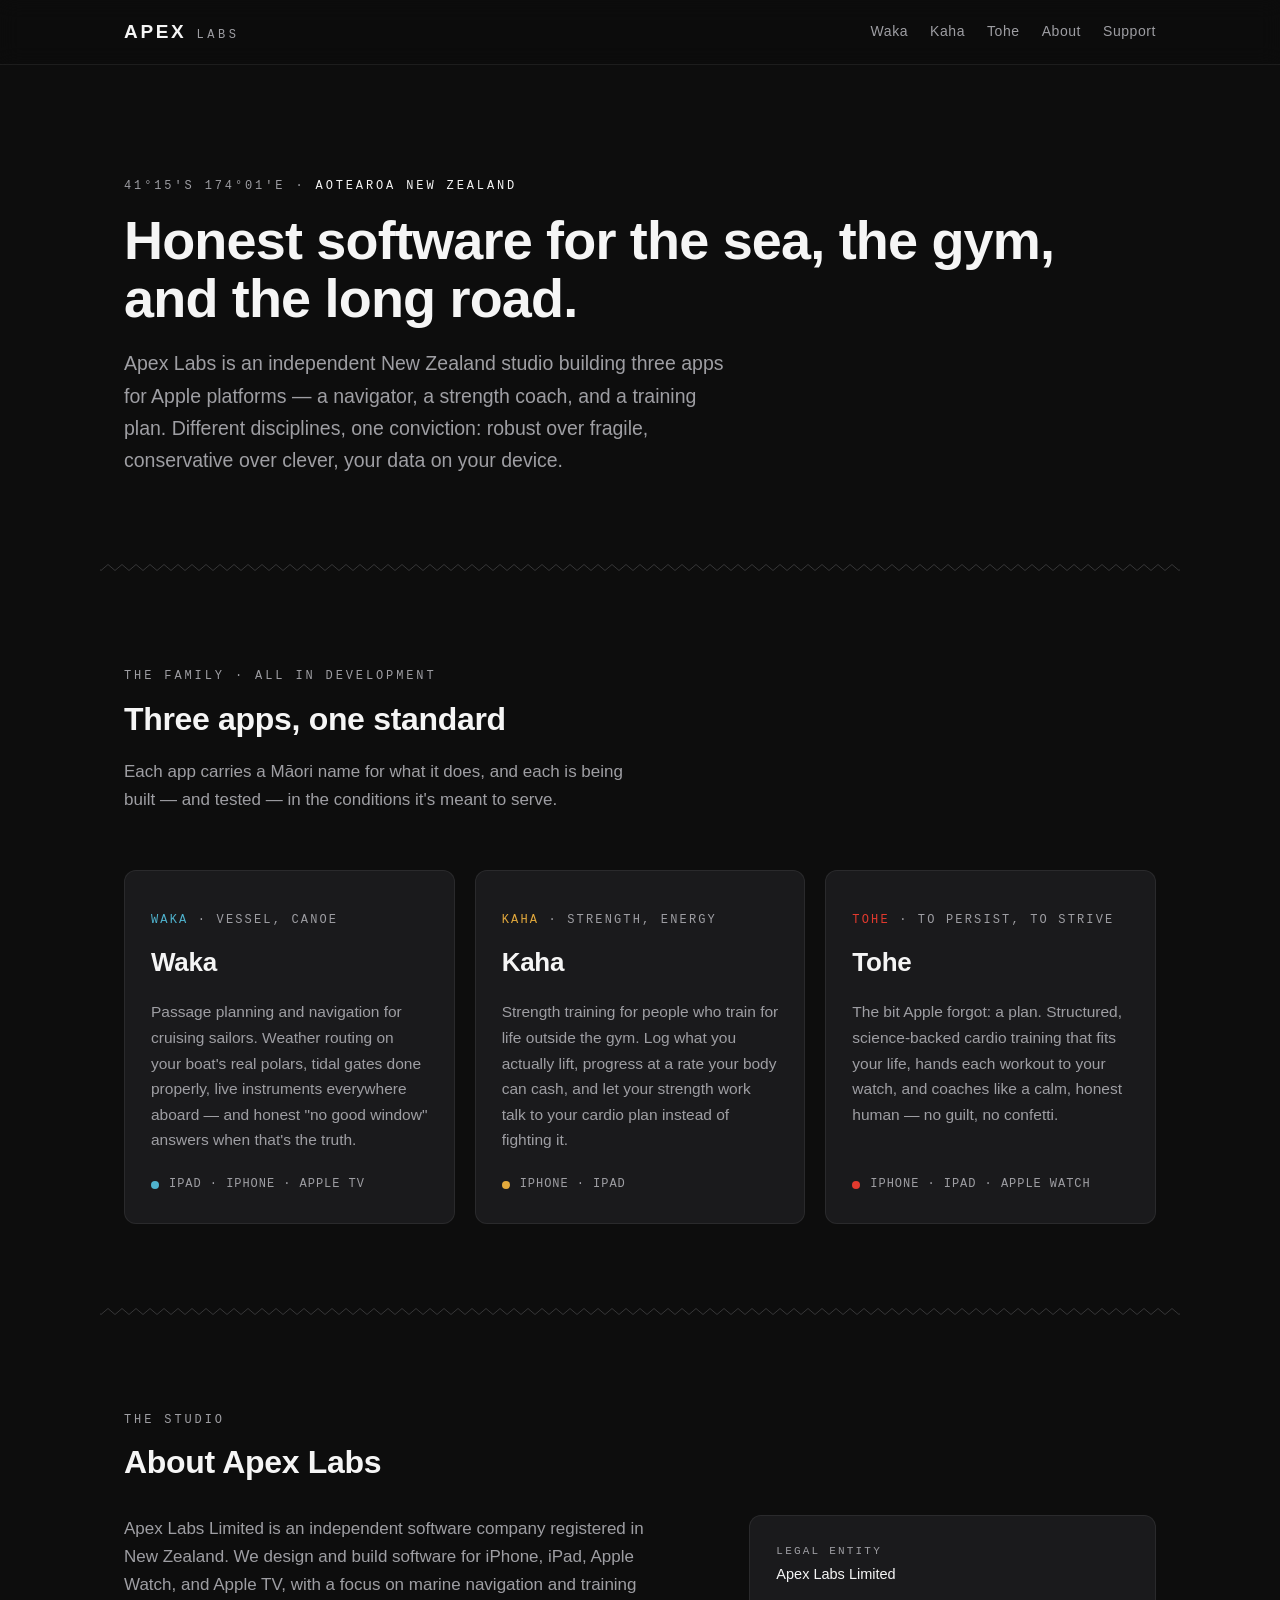
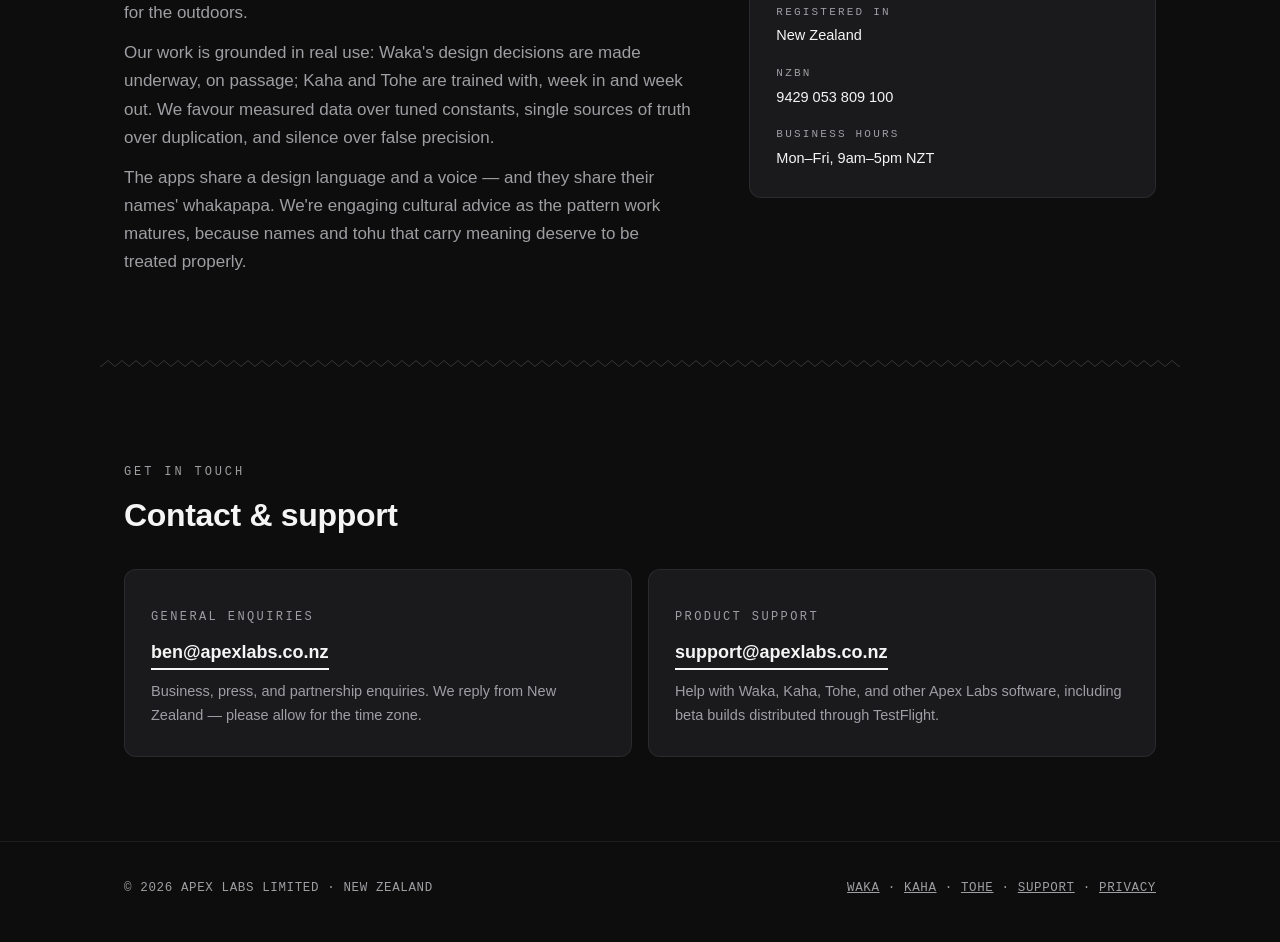
<file: index.html>
<!DOCTYPE html>
<html lang="en-NZ">
<head>
<meta charset="UTF-8">
<meta name="viewport" content="width=device-width, initial-scale=1.0">
<title>Apex Labs — honest software for the sea, the gym, and the long road</title>
<meta name="description" content="Apex Labs Limited is an independent New Zealand studio building three apps for Apple platforms: Waka (sailing navigation), Kaha (strength training), and Tohe (cardio training).">
<meta name="color-scheme" content="dark">
<link rel="stylesheet" href="styles.css">
</head>
<body>

<header class="site">
  <div class="nav">
    <a class="wordmark" href="index.html" aria-label="Apex Labs home">
      <span class="apex">APEX</span><span class="labs">LABS</span>
    </a>
    <nav class="links" aria-label="Main">
      <a href="waka.html">Waka</a>
      <a href="kaha.html">Kaha</a>
      <a href="tohe.html">Tohe</a>
      <a href="#about">About</a>
      <a href="support.html">Support</a>
    </nav>
  </div>
</header>

<main id="top">

  <!-- ============ HERO ============ -->
  <div class="hero">
    <div class="wrap">
      <p class="eyebrow">41°15′S 174°01′E · <b style="color:var(--ink)">AOTEAROA NEW ZEALAND</b></p>
      <h1>Honest software for the sea, the gym, and the long road.</h1>
      <p class="lede">Apex Labs is an independent New Zealand studio building three apps for Apple platforms — a navigator, a strength coach, and a training plan. Different disciplines, one conviction: robust over fragile, conservative over clever, your data on your device.</p>
    </div>
  </div>

  <div class="tohu-rule" role="presentation"></div>

  <!-- ============ THE APPS ============ -->
  <section id="apps">
    <div class="wrap">
      <p class="eyebrow">The family · All in development</p>
      <h2>Three apps, one standard</h2>
      <p class="lede" style="font-size:17px">Each app carries a Māori name for what it does, and each is being built — and tested — in the conditions it's meant to serve.</p>

      <div class="apps">
        <a class="app-card" href="waka.html" style="--app:var(--waka)">
          <p class="gloss"><b>waka</b> · vessel, canoe</p>
          <h3>Waka</h3>
          <p class="thesis">Passage planning and navigation for cruising sailors. Weather routing on your boat's real polars, tidal gates done properly, live instruments everywhere aboard — and honest "no good window" answers when that's the truth.</p>
          <p class="status"><span class="dot" aria-hidden="true"></span> iPad · iPhone · Apple TV</p>
        </a>
        <a class="app-card" href="kaha.html" style="--app:var(--kaha)">
          <p class="gloss"><b>kaha</b> · strength, energy</p>
          <h3>Kaha</h3>
          <p class="thesis">Strength training for people who train for life outside the gym. Log what you actually lift, progress at a rate your body can cash, and let your strength work talk to your cardio plan instead of fighting it.</p>
          <p class="status"><span class="dot" aria-hidden="true"></span> iPhone · iPad</p>
        </a>
        <a class="app-card" href="tohe.html" style="--app:var(--tohe)">
          <p class="gloss"><b>tohe</b> · to persist, to strive</p>
          <h3>Tohe</h3>
          <p class="thesis">The bit Apple forgot: a plan. Structured, science-backed cardio training that fits your life, hands each workout to your watch, and coaches like a calm, honest human — no guilt, no confetti.</p>
          <p class="status"><span class="dot" aria-hidden="true"></span> iPhone · iPad · Apple Watch</p>
        </a>
      </div>
    </div>
  </section>

  <div class="tohu-rule" role="presentation"></div>

  <!-- ============ ABOUT ============ -->
  <section id="about">
    <div class="wrap">
      <p class="eyebrow">The studio</p>
      <h2>About Apex Labs</h2>
      <div class="cols">
        <div>
          <p class="first lede" style="margin-top:0;font-size:17px">Apex Labs Limited is an independent software company registered in New Zealand. We design and build software for iPhone, iPad, Apple Watch, and Apple TV, with a focus on marine navigation and training for the outdoors.</p>
          <p>Our work is grounded in real use: Waka's design decisions are made underway, on passage; Kaha and Tohe are trained with, week in and week out. We favour measured data over tuned constants, single sources of truth over duplication, and silence over false precision.</p>
          <p>The apps share a design language and a voice — and they share their names' whakapapa. We're engaging cultural advice as the pattern work matures, because names and tohu that carry meaning deserve to be treated properly.</p>
        </div>
        <dl class="registry">
          <dt>Legal entity</dt>
          <dd>Apex Labs Limited</dd>
          <dt>Registered in</dt>
          <dd>New Zealand</dd>
          <dt>NZBN</dt>
          <dd>9429 053 809 100</dd>
          <dt>Business hours</dt>
          <dd>Mon–Fri, 9am–5pm NZT</dd>
        </dl>
      </div>
    </div>
  </section>

  <div class="tohu-rule" role="presentation"></div>

  <!-- ============ CONTACT ============ -->
  <section id="contact">
    <div class="wrap">
      <p class="eyebrow">Get in touch</p>
      <h2>Contact &amp; support</h2>
      <div class="contact-grid">
        <div class="contact-cell">
          <p class="c-label">General enquiries</p>
          <a href="mailto:ben@apexlabs.co.nz">ben@apexlabs.co.nz</a>
          <p>Business, press, and partnership enquiries. We reply from New Zealand — please allow for the time zone.</p>
        </div>
        <div class="contact-cell">
          <p class="c-label">Product support</p>
          <a href="mailto:support@apexlabs.co.nz">support@apexlabs.co.nz</a>
          <p>Help with Waka, Kaha, Tohe, and other Apex Labs software, including beta builds distributed through TestFlight.</p>
        </div>
      </div>
    </div>
  </section>

</main>

<footer class="site">
  <div class="foot">
    <span>© 2026 APEX LABS LIMITED · NEW ZEALAND</span>
    <span><a href="waka.html">WAKA</a> · <a href="kaha.html">KAHA</a> · <a href="tohe.html">TOHE</a> · <a href="support.html">SUPPORT</a> · <a href="privacy.html">PRIVACY</a></span>
  </div>
</footer>

</body>
</html>
</file>
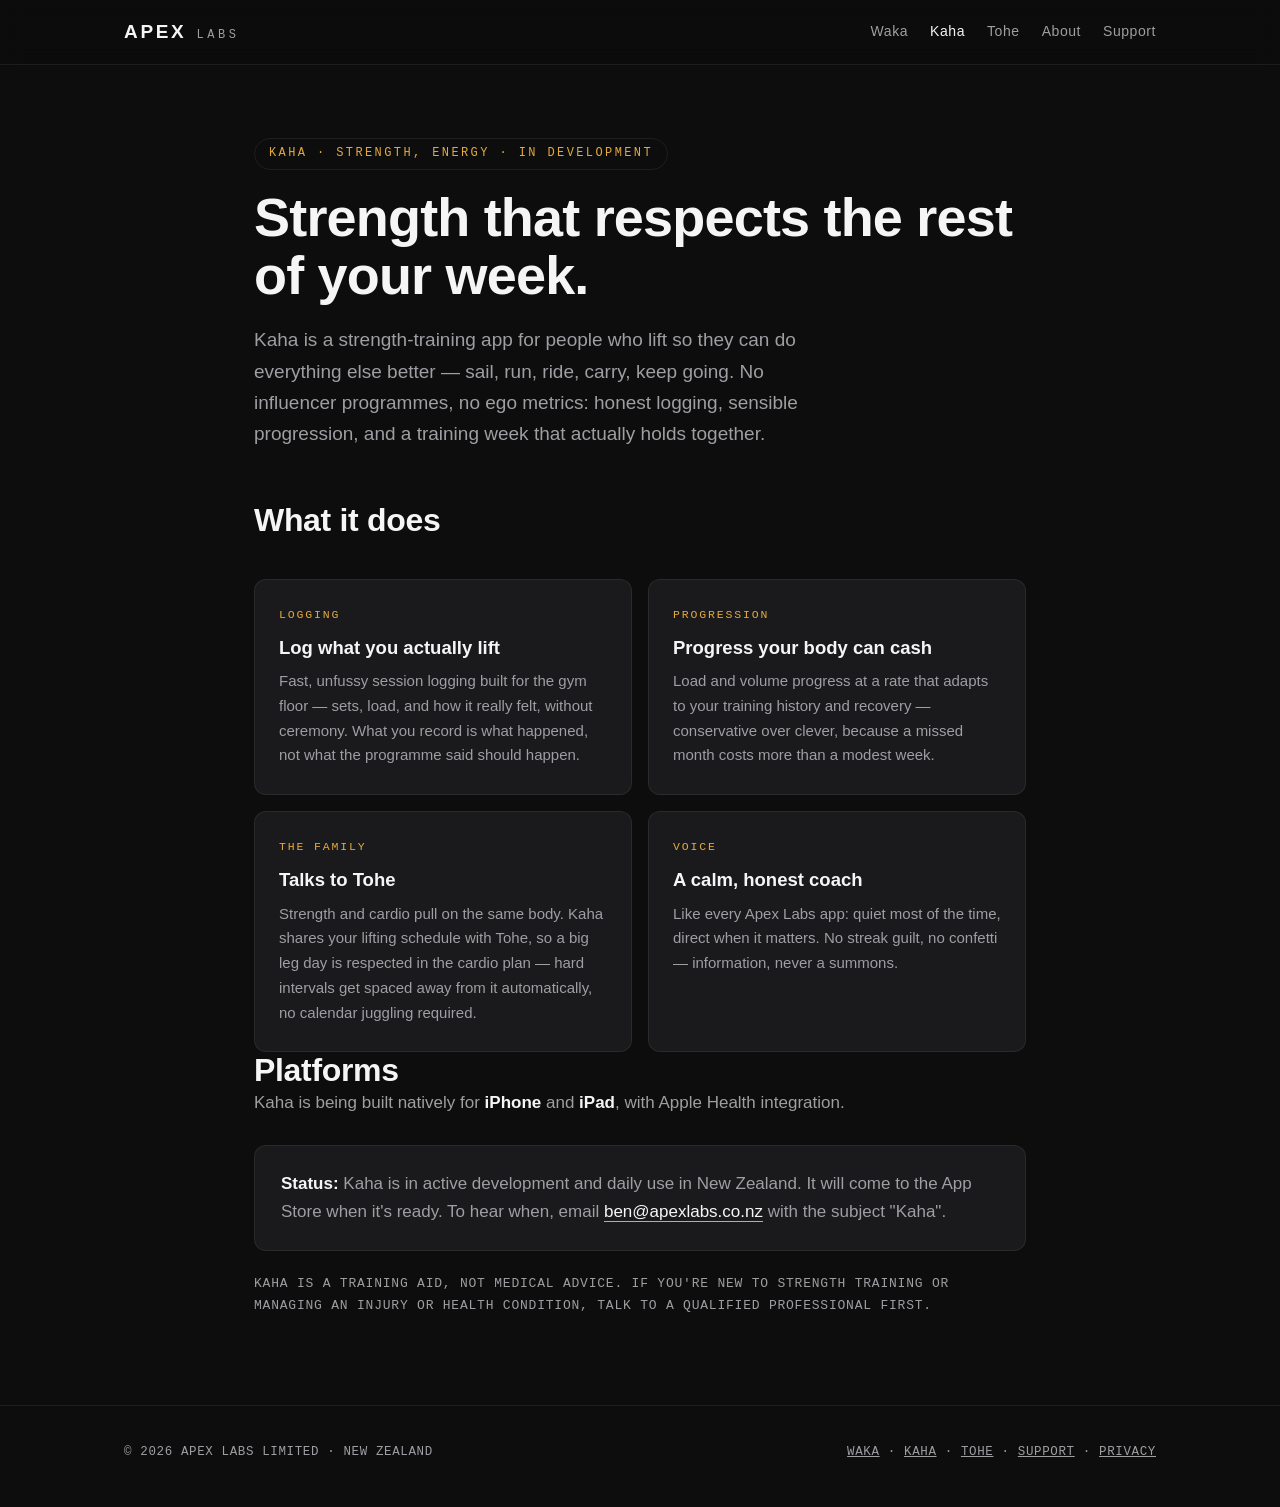
<file: kaha.html>
<!DOCTYPE html>
<html lang="en-NZ">
<head>
<meta charset="UTF-8">
<meta name="viewport" content="width=device-width, initial-scale=1.0">
<title>Kaha — strength training that respects the rest of your week | Apex Labs</title>
<meta name="description" content="Kaha is a strength-training app for Apple platforms, built by Apex Labs in New Zealand. Part of the same training family as Tohe.">
<meta name="color-scheme" content="dark">
<link rel="stylesheet" href="styles.css">
<style>:root{--accent:var(--kaha)}</style>
</head>
<body>

<header class="site">
  <div class="nav">
    <a class="wordmark" href="index.html" aria-label="Apex Labs home"><span class="apex">APEX</span><span class="labs">LABS</span></a>
    <nav class="links" aria-label="Main">
      <a href="waka.html">Waka</a>
      <a href="kaha.html" aria-current="page">Kaha</a>
      <a href="tohe.html">Tohe</a>
      <a href="index.html#about">About</a>
      <a href="support.html">Support</a>
    </nav>
  </div>
</header>

<main class="app-page">
  <div class="wrap-narrow">

    <span class="app-tag">Kaha · strength, energy · in development</span>
    <h1>Strength that respects the rest of your week.</h1>
    <p class="lede">Kaha is a strength-training app for people who lift so they can do everything else better — sail, run, ride, carry, keep going. No influencer programmes, no ego metrics: honest logging, sensible progression, and a training week that actually holds together.</p>

    <h2 style="margin-top:52px">What it does</h2>
    <div class="grid2">
      <div class="feature">
        <p class="f-label">Logging</p>
        <h3>Log what you actually lift</h3>
        <p>Fast, unfussy session logging built for the gym floor — sets, load, and how it really felt, without ceremony. What you record is what happened, not what the programme said should happen.</p>
      </div>
      <div class="feature">
        <p class="f-label">Progression</p>
        <h3>Progress your body can cash</h3>
        <p>Load and volume progress at a rate that adapts to your training history and recovery — conservative over clever, because a missed month costs more than a modest week.</p>
      </div>
      <div class="feature">
        <p class="f-label">The family</p>
        <h3>Talks to Tohe</h3>
        <p>Strength and cardio pull on the same body. Kaha shares your lifting schedule with Tohe, so a big leg day is respected in the cardio plan — hard intervals get spaced away from it automatically, no calendar juggling required.</p>
      </div>
      <div class="feature">
        <p class="f-label">Voice</p>
        <h3>A calm, honest coach</h3>
        <p>Like every Apex Labs app: quiet most of the time, direct when it matters. No streak guilt, no confetti — information, never a summons.</p>
      </div>
    </div>

    <h2>Platforms</h2>
    <p class="first">Kaha is being built natively for <b style="color:var(--ink)">iPhone</b> and <b style="color:var(--ink)">iPad</b>, with Apple Health integration.</p>

    <div class="panel">
      <p class="first"><b class="strong">Status:</b> Kaha is in active development and daily use in New Zealand. It will come to the App Store when it's ready. To hear when, email <a href="mailto:ben@apexlabs.co.nz">ben@apexlabs.co.nz</a> with the subject "Kaha".</p>
    </div>

    <p class="meta">KAHA IS A TRAINING AID, NOT MEDICAL ADVICE. IF YOU'RE NEW TO STRENGTH TRAINING OR MANAGING AN INJURY OR HEALTH CONDITION, TALK TO A QUALIFIED PROFESSIONAL FIRST.</p>

  </div>
</main>

<footer class="site">
  <div class="foot">
    <span>© 2026 APEX LABS LIMITED · NEW ZEALAND</span>
    <span><a href="waka.html">WAKA</a> · <a href="kaha.html">KAHA</a> · <a href="tohe.html">TOHE</a> · <a href="support.html">SUPPORT</a> · <a href="privacy.html">PRIVACY</a></span>
  </div>
</footer>

</body>
</html>
</file>
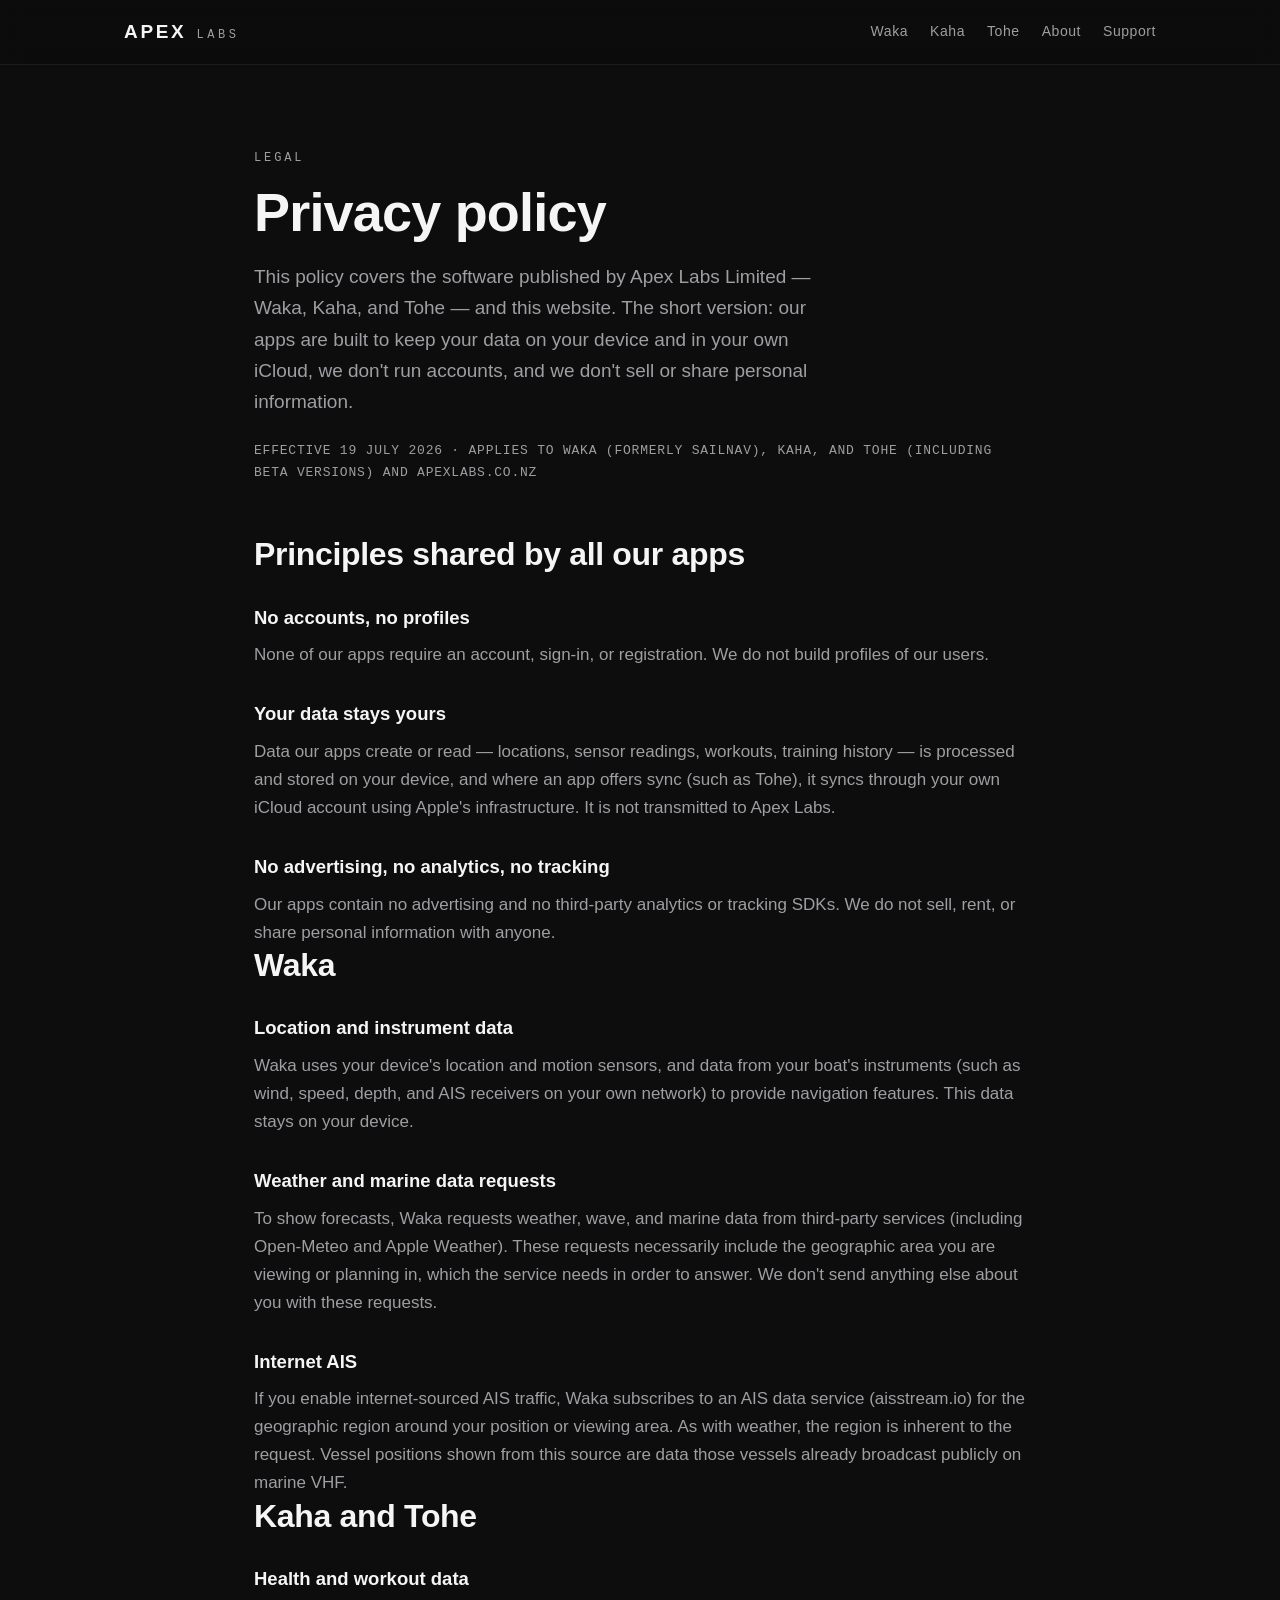
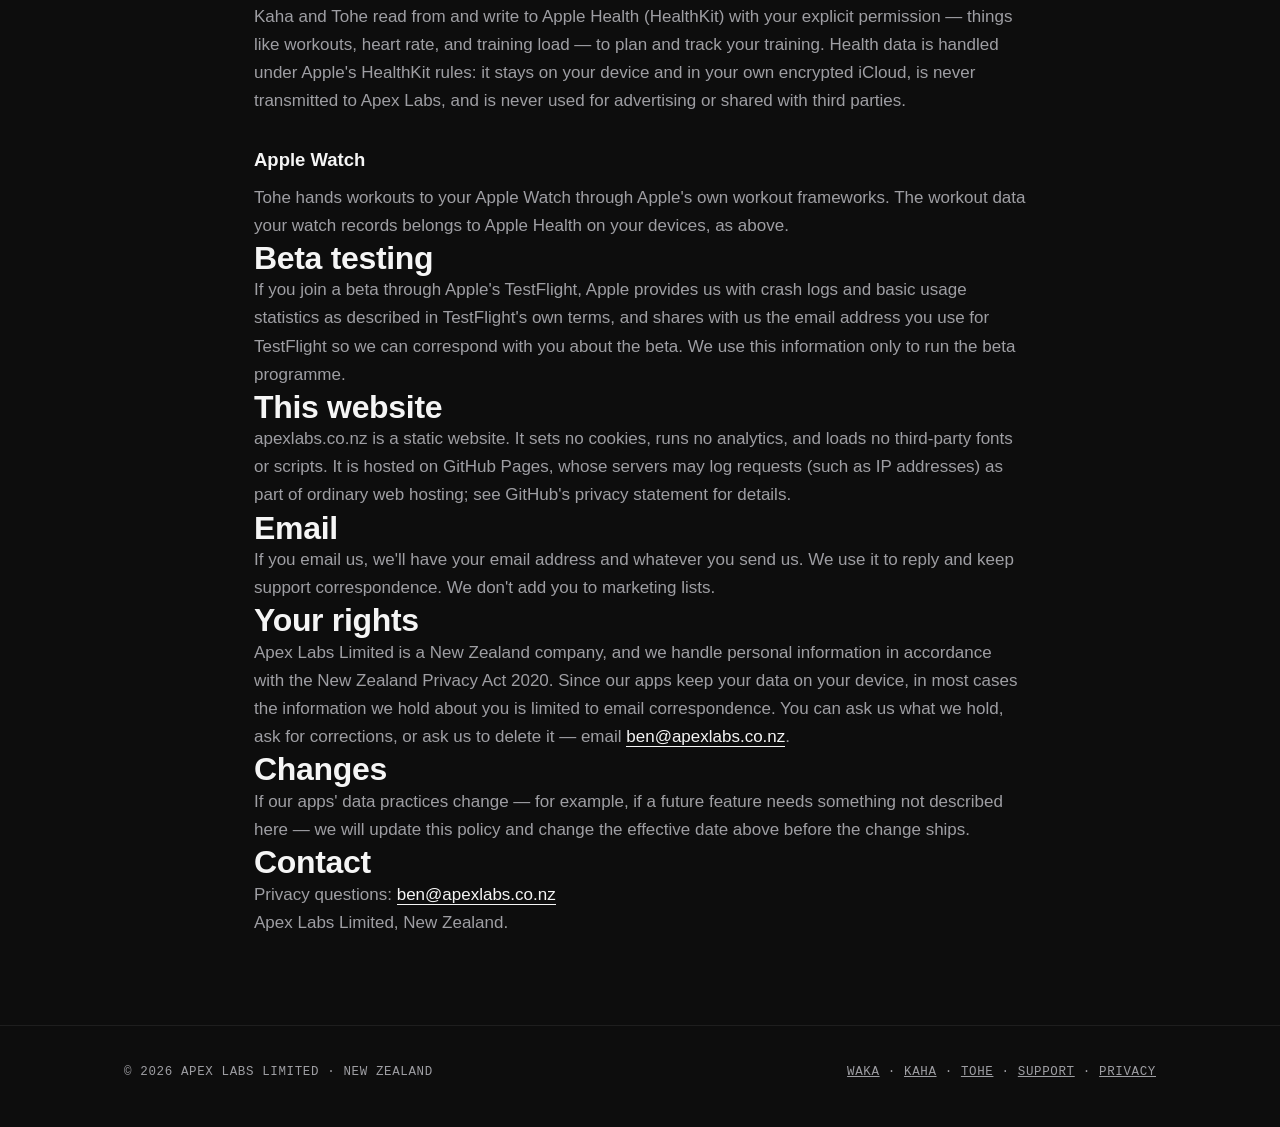
<file: privacy.html>
<!DOCTYPE html>
<html lang="en-NZ">
<head>
<meta charset="UTF-8">
<meta name="viewport" content="width=device-width, initial-scale=1.0">
<title>Privacy Policy | Apex Labs</title>
<meta name="description" content="Privacy policy for Apex Labs Limited and its apps: Waka, Kaha, and Tohe.">
<meta name="color-scheme" content="dark">
<link rel="stylesheet" href="styles.css">
</head>
<body>

<header class="site">
  <div class="nav">
    <a class="wordmark" href="index.html" aria-label="Apex Labs home"><span class="apex">APEX</span><span class="labs">LABS</span></a>
    <nav class="links" aria-label="Main">
      <a href="waka.html">Waka</a>
      <a href="kaha.html">Kaha</a>
      <a href="tohe.html">Tohe</a>
      <a href="index.html#about">About</a>
      <a href="support.html">Support</a>
    </nav>
  </div>
</header>

<main class="app-page">
  <div class="wrap-narrow">

    <p class="eyebrow">Legal</p>
    <h1>Privacy policy</h1>
    <p class="lede">This policy covers the software published by Apex Labs Limited — Waka, Kaha, and Tohe — and this website. The short version: our apps are built to keep your data on your device and in your own iCloud, we don't run accounts, and we don't sell or share personal information.</p>
    <p class="meta">EFFECTIVE 19 JULY 2026 · APPLIES TO WAKA (FORMERLY SAILNAV), KAHA, AND TOHE (INCLUDING BETA VERSIONS) AND APEXLABS.CO.NZ</p>

    <h2 style="margin-top:52px">Principles shared by all our apps</h2>
    <h3>No accounts, no profiles</h3>
    <p class="first">None of our apps require an account, sign-in, or registration. We do not build profiles of our users.</p>
    <h3>Your data stays yours</h3>
    <p class="first">Data our apps create or read — locations, sensor readings, workouts, training history — is processed and stored on your device, and where an app offers sync (such as Tohe), it syncs through your own iCloud account using Apple's infrastructure. It is not transmitted to Apex Labs.</p>
    <h3>No advertising, no analytics, no tracking</h3>
    <p class="first">Our apps contain no advertising and no third-party analytics or tracking SDKs. We do not sell, rent, or share personal information with anyone.</p>

    <h2>Waka</h2>
    <h3>Location and instrument data</h3>
    <p class="first">Waka uses your device's location and motion sensors, and data from your boat's instruments (such as wind, speed, depth, and AIS receivers on your own network) to provide navigation features. This data stays on your device.</p>
    <h3>Weather and marine data requests</h3>
    <p class="first">To show forecasts, Waka requests weather, wave, and marine data from third-party services (including Open-Meteo and Apple Weather). These requests necessarily include the geographic area you are viewing or planning in, which the service needs in order to answer. We don't send anything else about you with these requests.</p>
    <h3>Internet AIS</h3>
    <p class="first">If you enable internet-sourced AIS traffic, Waka subscribes to an AIS data service (aisstream.io) for the geographic region around your position or viewing area. As with weather, the region is inherent to the request. Vessel positions shown from this source are data those vessels already broadcast publicly on marine VHF.</p>

    <h2>Kaha and Tohe</h2>
    <h3>Health and workout data</h3>
    <p class="first">Kaha and Tohe read from and write to Apple Health (HealthKit) with your explicit permission — things like workouts, heart rate, and training load — to plan and track your training. Health data is handled under Apple's HealthKit rules: it stays on your device and in your own encrypted iCloud, is never transmitted to Apex Labs, and is never used for advertising or shared with third parties.</p>
    <h3>Apple Watch</h3>
    <p class="first">Tohe hands workouts to your Apple Watch through Apple's own workout frameworks. The workout data your watch records belongs to Apple Health on your devices, as above.</p>

    <h2>Beta testing</h2>
    <p class="first">If you join a beta through Apple's TestFlight, Apple provides us with crash logs and basic usage statistics as described in TestFlight's own terms, and shares with us the email address you use for TestFlight so we can correspond with you about the beta. We use this information only to run the beta programme.</p>

    <h2>This website</h2>
    <p class="first">apexlabs.co.nz is a static website. It sets no cookies, runs no analytics, and loads no third-party fonts or scripts. It is hosted on GitHub Pages, whose servers may log requests (such as IP addresses) as part of ordinary web hosting; see GitHub's privacy statement for details.</p>

    <h2>Email</h2>
    <p class="first">If you email us, we'll have your email address and whatever you send us. We use it to reply and keep support correspondence. We don't add you to marketing lists.</p>

    <h2>Your rights</h2>
    <p class="first">Apex Labs Limited is a New Zealand company, and we handle personal information in accordance with the New Zealand Privacy Act 2020. Since our apps keep your data on your device, in most cases the information we hold about you is limited to email correspondence. You can ask us what we hold, ask for corrections, or ask us to delete it — email <a href="mailto:ben@apexlabs.co.nz">ben@apexlabs.co.nz</a>.</p>

    <h2>Changes</h2>
    <p class="first">If our apps' data practices change — for example, if a future feature needs something not described here — we will update this policy and change the effective date above before the change ships.</p>

    <h2>Contact</h2>
    <p class="first">Privacy questions: <a href="mailto:ben@apexlabs.co.nz">ben@apexlabs.co.nz</a><br>Apex Labs Limited, New Zealand.</p>

  </div>
</main>

<footer class="site">
  <div class="foot">
    <span>© 2026 APEX LABS LIMITED · NEW ZEALAND</span>
    <span><a href="waka.html">WAKA</a> · <a href="kaha.html">KAHA</a> · <a href="tohe.html">TOHE</a> · <a href="support.html">SUPPORT</a> · <a href="privacy.html">PRIVACY</a></span>
  </div>
</footer>

</body>
</html>
</file>
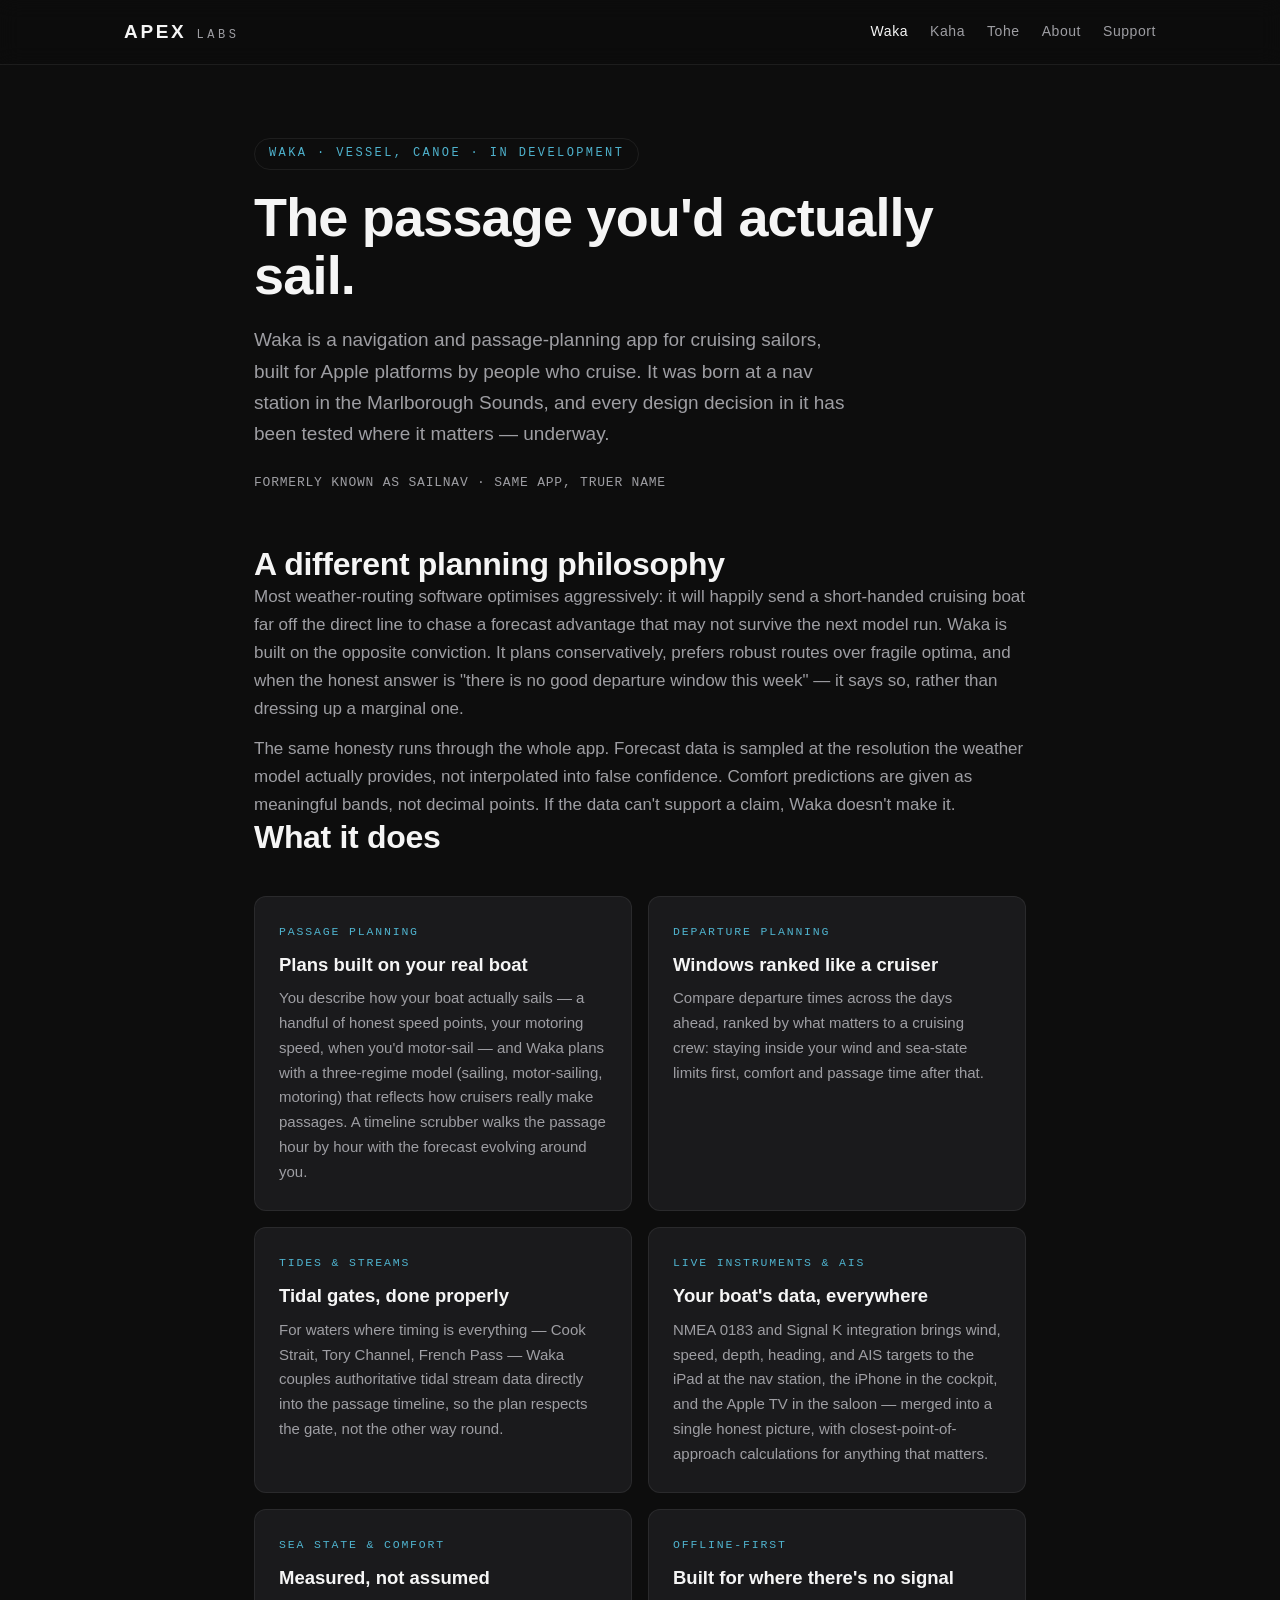
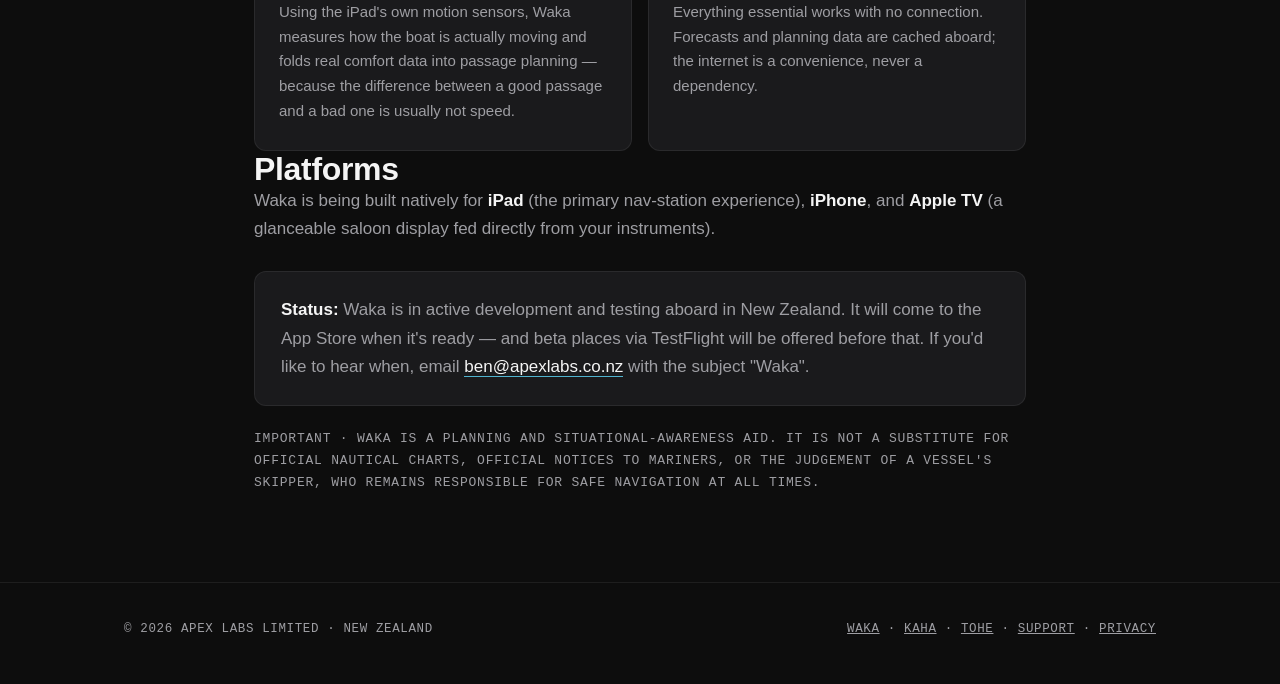
<file: sailnav.html>
<!DOCTYPE html>
<html lang="en-NZ">
<head>
<meta charset="UTF-8">
<title>SailNav is now Waka | Apex Labs</title>
<meta http-equiv="refresh" content="0; url=waka.html">
<link rel="canonical" href="waka.html">
<meta name="robots" content="noindex">
<style>body{font-family:-apple-system,system-ui,sans-serif;background:#0D0D0D;color:#9E9EA3;display:grid;place-items:center;min-height:100vh;margin:0}a{color:#F5F5F5}</style>
</head>
<body>
<p>SailNav is now called <a href="waka.html">Waka</a> — taking you there.</p>
</body>
</html>
</file>
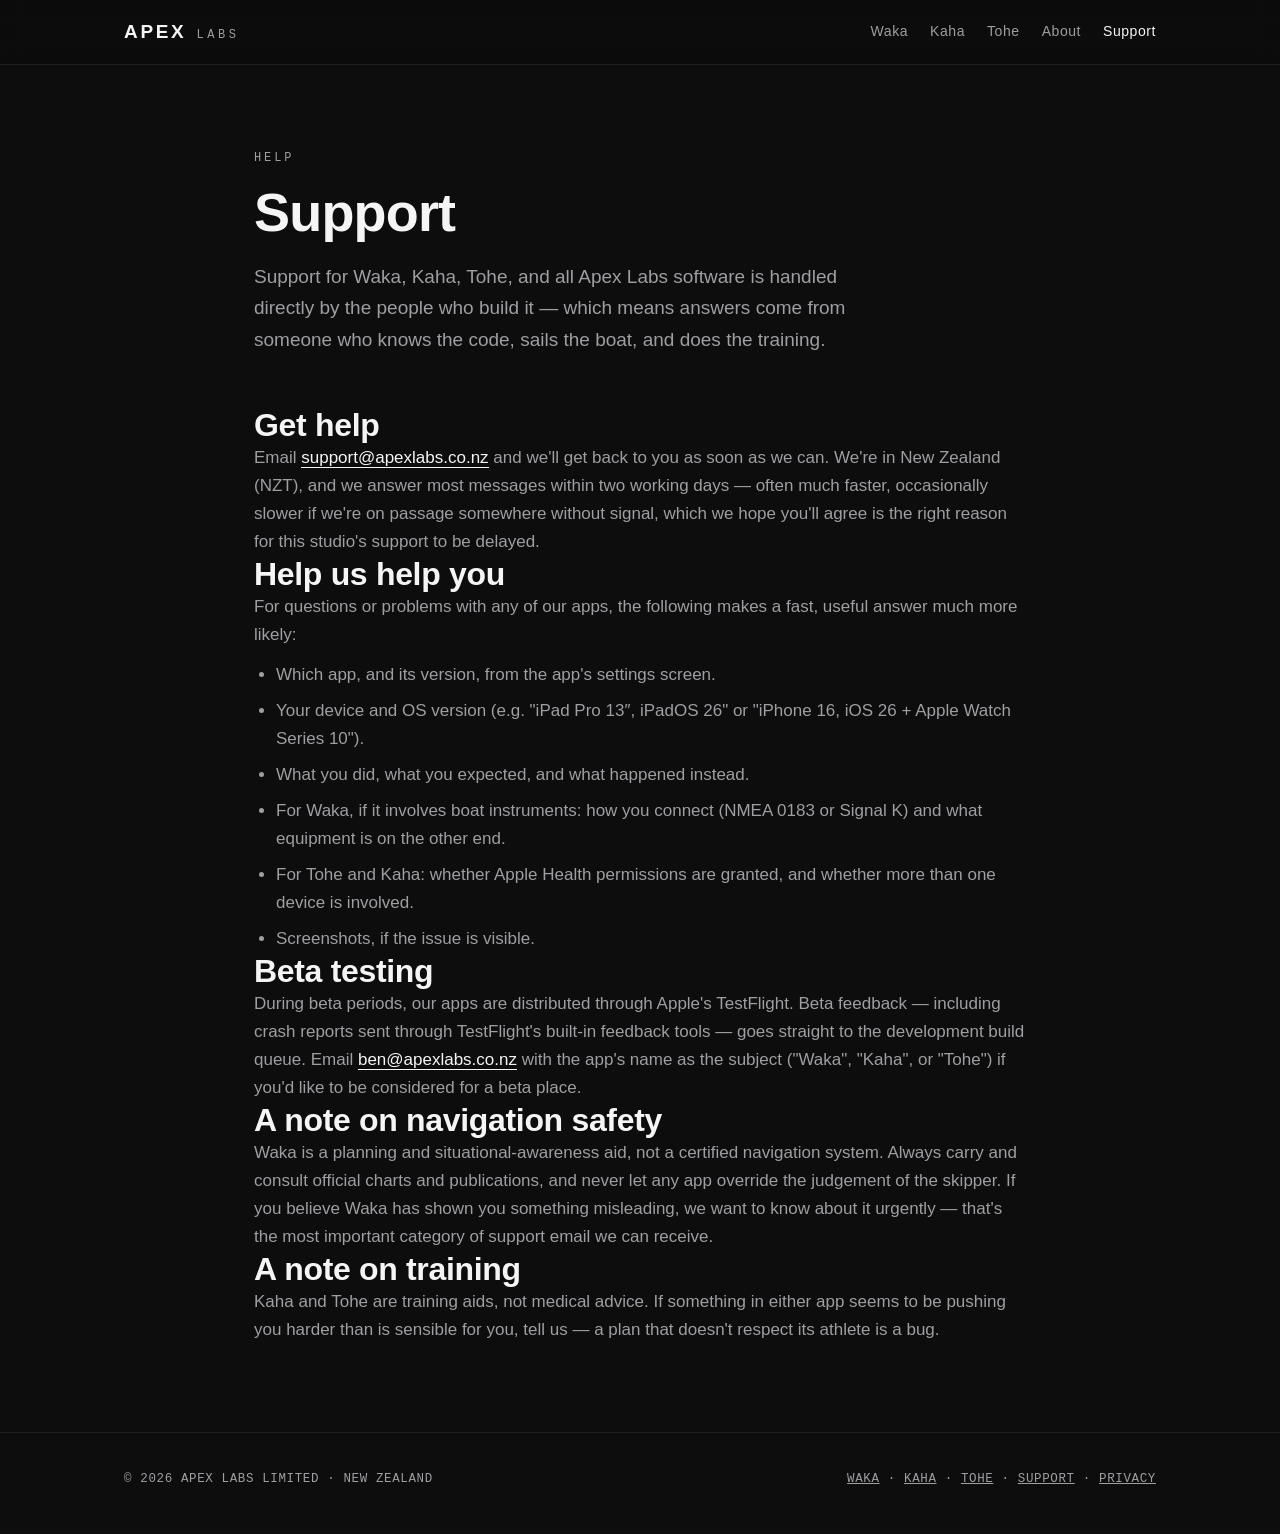
<file: support.html>
<!DOCTYPE html>
<html lang="en-NZ">
<head>
<meta charset="UTF-8">
<meta name="viewport" content="width=device-width, initial-scale=1.0">
<title>Support | Apex Labs</title>
<meta name="description" content="Support for Waka, Kaha, Tohe, and other Apex Labs software.">
<meta name="color-scheme" content="dark">
<link rel="stylesheet" href="styles.css">
</head>
<body>

<header class="site">
  <div class="nav">
    <a class="wordmark" href="index.html" aria-label="Apex Labs home"><span class="apex">APEX</span><span class="labs">LABS</span></a>
    <nav class="links" aria-label="Main">
      <a href="waka.html">Waka</a>
      <a href="kaha.html">Kaha</a>
      <a href="tohe.html">Tohe</a>
      <a href="index.html#about">About</a>
      <a href="support.html" aria-current="page">Support</a>
    </nav>
  </div>
</header>

<main class="app-page">
  <div class="wrap-narrow">

    <p class="eyebrow">Help</p>
    <h1>Support</h1>
    <p class="lede">Support for Waka, Kaha, Tohe, and all Apex Labs software is handled directly by the people who build it — which means answers come from someone who knows the code, sails the boat, and does the training.</p>

    <h2 style="margin-top:52px">Get help</h2>
    <p class="first">Email <a href="mailto:support@apexlabs.co.nz">support@apexlabs.co.nz</a> and we'll get back to you as soon as we can. We're in New Zealand (NZT), and we answer most messages within two working days — often much faster, occasionally slower if we're on passage somewhere without signal, which we hope you'll agree is the right reason for this studio's support to be delayed.</p>

    <h2>Help us help you</h2>
    <p class="first">For questions or problems with any of our apps, the following makes a fast, useful answer much more likely:</p>
    <ul>
      <li>Which app, and its version, from the app's settings screen.</li>
      <li>Your device and OS version (e.g. "iPad Pro 13″, iPadOS 26" or "iPhone 16, iOS 26 + Apple Watch Series 10").</li>
      <li>What you did, what you expected, and what happened instead.</li>
      <li>For Waka, if it involves boat instruments: how you connect (NMEA 0183 or Signal K) and what equipment is on the other end.</li>
      <li>For Tohe and Kaha: whether Apple Health permissions are granted, and whether more than one device is involved.</li>
      <li>Screenshots, if the issue is visible.</li>
    </ul>

    <h2>Beta testing</h2>
    <p class="first">During beta periods, our apps are distributed through Apple's TestFlight. Beta feedback — including crash reports sent through TestFlight's built-in feedback tools — goes straight to the development build queue. Email <a href="mailto:ben@apexlabs.co.nz">ben@apexlabs.co.nz</a> with the app's name as the subject ("Waka", "Kaha", or "Tohe") if you'd like to be considered for a beta place.</p>

    <h2>A note on navigation safety</h2>
    <p class="first">Waka is a planning and situational-awareness aid, not a certified navigation system. Always carry and consult official charts and publications, and never let any app override the judgement of the skipper. If you believe Waka has shown you something misleading, we want to know about it urgently — that's the most important category of support email we can receive.</p>

    <h2>A note on training</h2>
    <p class="first">Kaha and Tohe are training aids, not medical advice. If something in either app seems to be pushing you harder than is sensible for you, tell us — a plan that doesn't respect its athlete is a bug.</p>

  </div>
</main>

<footer class="site">
  <div class="foot">
    <span>© 2026 APEX LABS LIMITED · NEW ZEALAND</span>
    <span><a href="waka.html">WAKA</a> · <a href="kaha.html">KAHA</a> · <a href="tohe.html">TOHE</a> · <a href="support.html">SUPPORT</a> · <a href="privacy.html">PRIVACY</a></span>
  </div>
</footer>

</body>
</html>
</file>
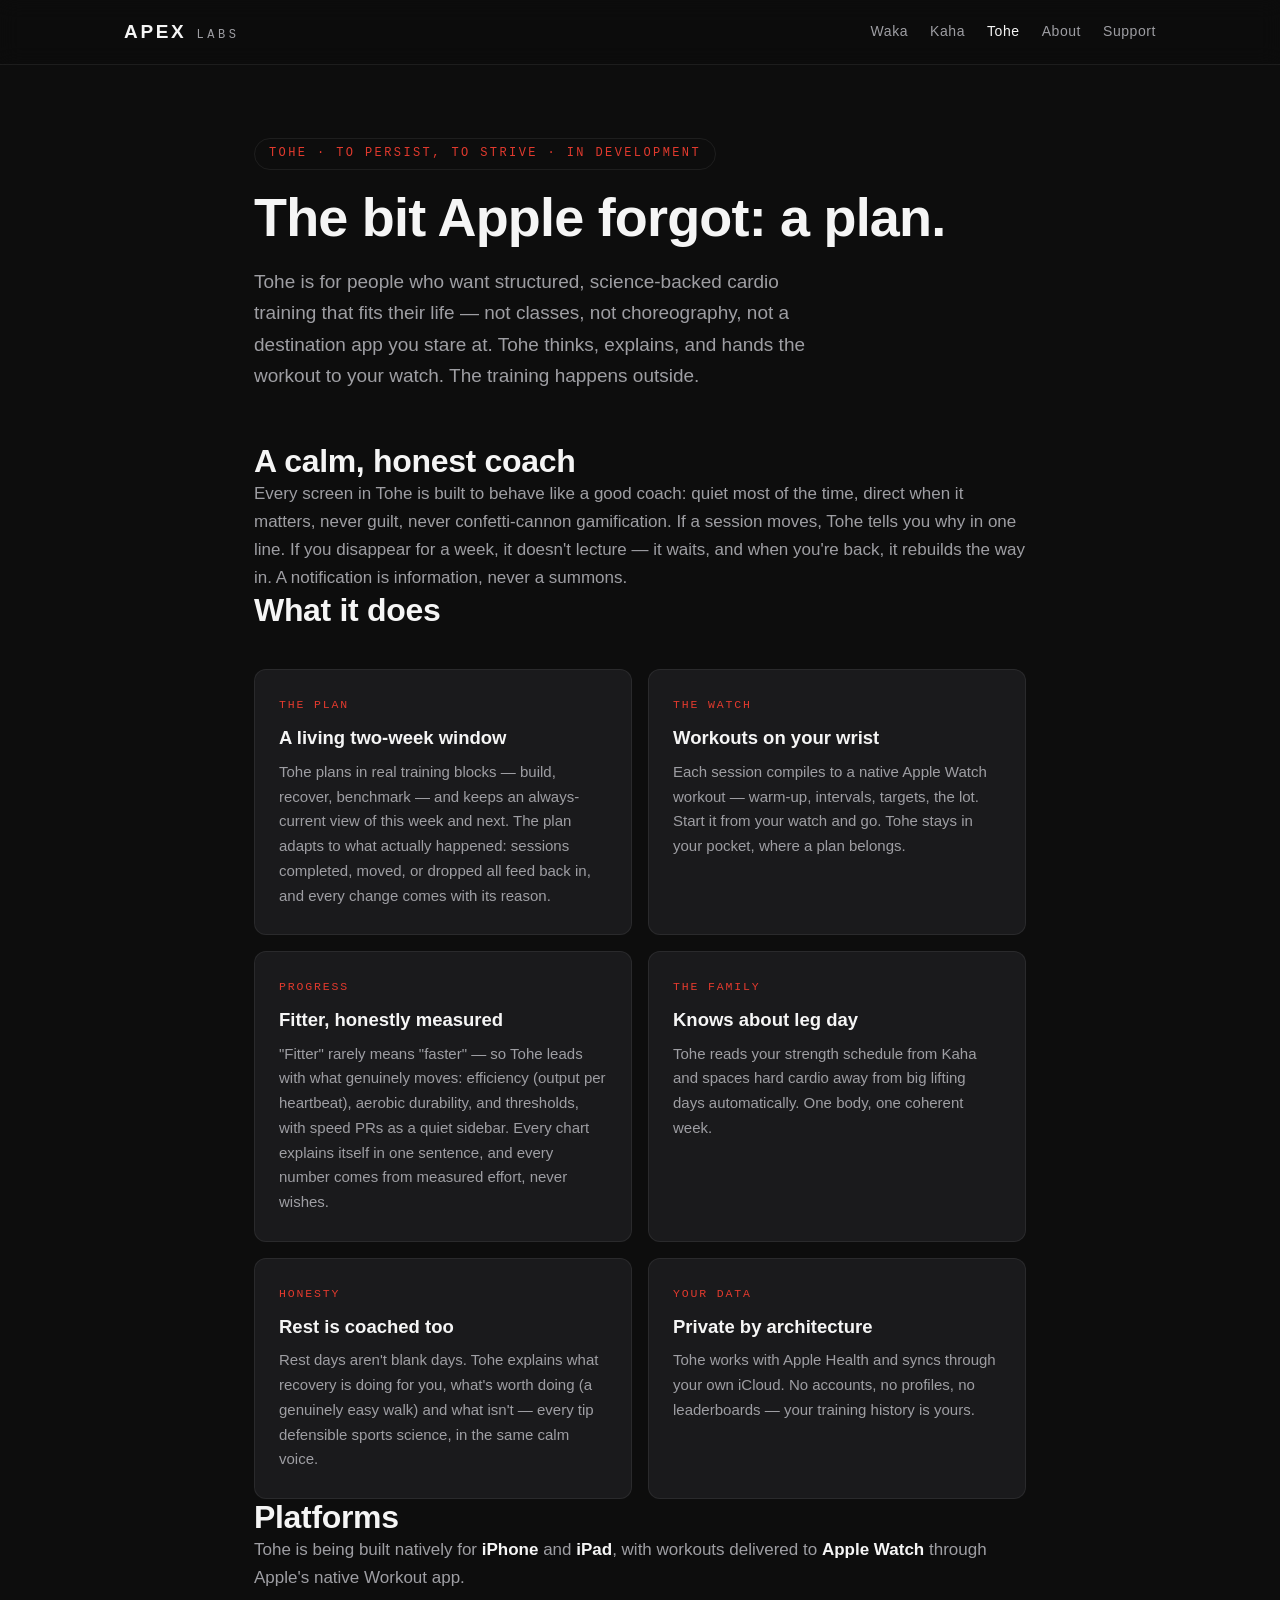
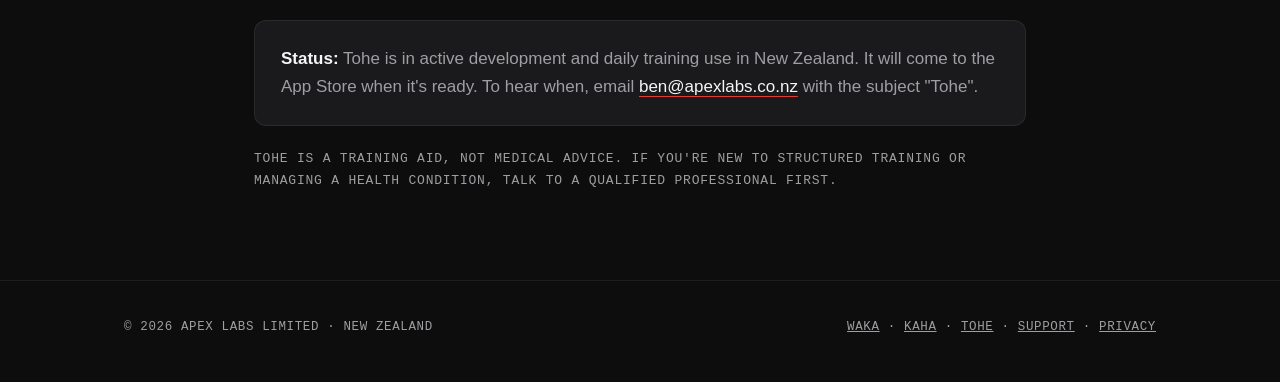
<file: tohe.html>
<!DOCTYPE html>
<html lang="en-NZ">
<head>
<meta charset="UTF-8">
<meta name="viewport" content="width=device-width, initial-scale=1.0">
<title>Tohe — the training plan Apple forgot | Apex Labs</title>
<meta name="description" content="Tohe is a structured, science-backed cardio training app for iPhone, iPad, and Apple Watch, built by Apex Labs in New Zealand.">
<meta name="color-scheme" content="dark">
<link rel="stylesheet" href="styles.css">
<style>:root{--accent:var(--tohe)}</style>
</head>
<body>

<header class="site">
  <div class="nav">
    <a class="wordmark" href="index.html" aria-label="Apex Labs home"><span class="apex">APEX</span><span class="labs">LABS</span></a>
    <nav class="links" aria-label="Main">
      <a href="waka.html">Waka</a>
      <a href="kaha.html">Kaha</a>
      <a href="tohe.html" aria-current="page">Tohe</a>
      <a href="index.html#about">About</a>
      <a href="support.html">Support</a>
    </nav>
  </div>
</header>

<main class="app-page">
  <div class="wrap-narrow">

    <span class="app-tag">Tohe · to persist, to strive · in development</span>
    <h1>The bit Apple forgot: a plan.</h1>
    <p class="lede">Tohe is for people who want structured, science-backed cardio training that fits their life — not classes, not choreography, not a destination app you stare at. Tohe thinks, explains, and hands the workout to your watch. The training happens outside.</p>

    <h2 style="margin-top:52px">A calm, honest coach</h2>
    <p class="first">Every screen in Tohe is built to behave like a good coach: quiet most of the time, direct when it matters, never guilt, never confetti-cannon gamification. If a session moves, Tohe tells you why in one line. If you disappear for a week, it doesn't lecture — it waits, and when you're back, it rebuilds the way in. A notification is information, never a summons.</p>

    <h2>What it does</h2>
    <div class="grid2">
      <div class="feature">
        <p class="f-label">The plan</p>
        <h3>A living two-week window</h3>
        <p>Tohe plans in real training blocks — build, recover, benchmark — and keeps an always-current view of this week and next. The plan adapts to what actually happened: sessions completed, moved, or dropped all feed back in, and every change comes with its reason.</p>
      </div>
      <div class="feature">
        <p class="f-label">The watch</p>
        <h3>Workouts on your wrist</h3>
        <p>Each session compiles to a native Apple Watch workout — warm-up, intervals, targets, the lot. Start it from your watch and go. Tohe stays in your pocket, where a plan belongs.</p>
      </div>
      <div class="feature">
        <p class="f-label">Progress</p>
        <h3>Fitter, honestly measured</h3>
        <p>"Fitter" rarely means "faster" — so Tohe leads with what genuinely moves: efficiency (output per heartbeat), aerobic durability, and thresholds, with speed PRs as a quiet sidebar. Every chart explains itself in one sentence, and every number comes from measured effort, never wishes.</p>
      </div>
      <div class="feature">
        <p class="f-label">The family</p>
        <h3>Knows about leg day</h3>
        <p>Tohe reads your strength schedule from Kaha and spaces hard cardio away from big lifting days automatically. One body, one coherent week.</p>
      </div>
      <div class="feature">
        <p class="f-label">Honesty</p>
        <h3>Rest is coached too</h3>
        <p>Rest days aren't blank days. Tohe explains what recovery is doing for you, what's worth doing (a genuinely easy walk) and what isn't — every tip defensible sports science, in the same calm voice.</p>
      </div>
      <div class="feature">
        <p class="f-label">Your data</p>
        <h3>Private by architecture</h3>
        <p>Tohe works with Apple Health and syncs through your own iCloud. No accounts, no profiles, no leaderboards — your training history is yours.</p>
      </div>
    </div>

    <h2>Platforms</h2>
    <p class="first">Tohe is being built natively for <b style="color:var(--ink)">iPhone</b> and <b style="color:var(--ink)">iPad</b>, with workouts delivered to <b style="color:var(--ink)">Apple Watch</b> through Apple's native Workout app.</p>

    <div class="panel">
      <p class="first"><b class="strong">Status:</b> Tohe is in active development and daily training use in New Zealand. It will come to the App Store when it's ready. To hear when, email <a href="mailto:ben@apexlabs.co.nz">ben@apexlabs.co.nz</a> with the subject "Tohe".</p>
    </div>

    <p class="meta">TOHE IS A TRAINING AID, NOT MEDICAL ADVICE. IF YOU'RE NEW TO STRUCTURED TRAINING OR MANAGING A HEALTH CONDITION, TALK TO A QUALIFIED PROFESSIONAL FIRST.</p>

  </div>
</main>

<footer class="site">
  <div class="foot">
    <span>© 2026 APEX LABS LIMITED · NEW ZEALAND</span>
    <span><a href="waka.html">WAKA</a> · <a href="kaha.html">KAHA</a> · <a href="tohe.html">TOHE</a> · <a href="support.html">SUPPORT</a> · <a href="privacy.html">PRIVACY</a></span>
  </div>
</footer>

</body>
</html>
</file>
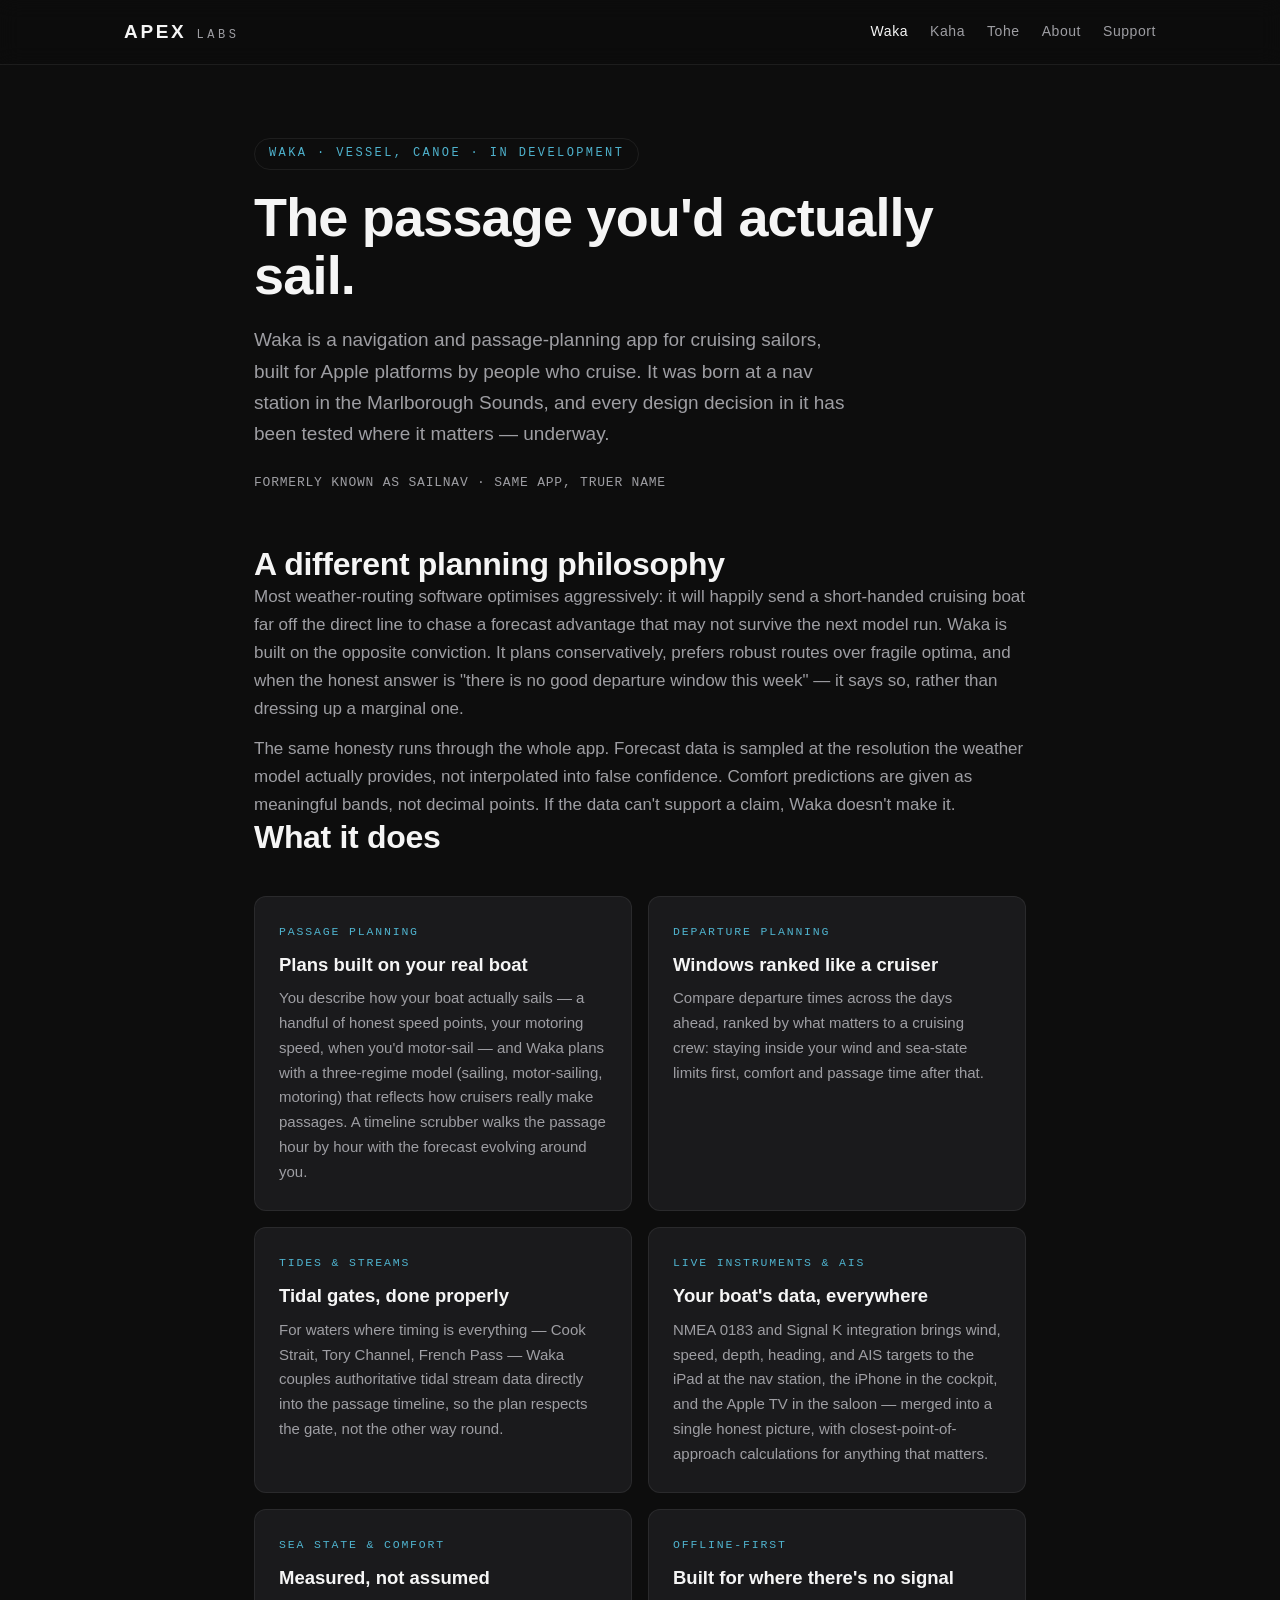
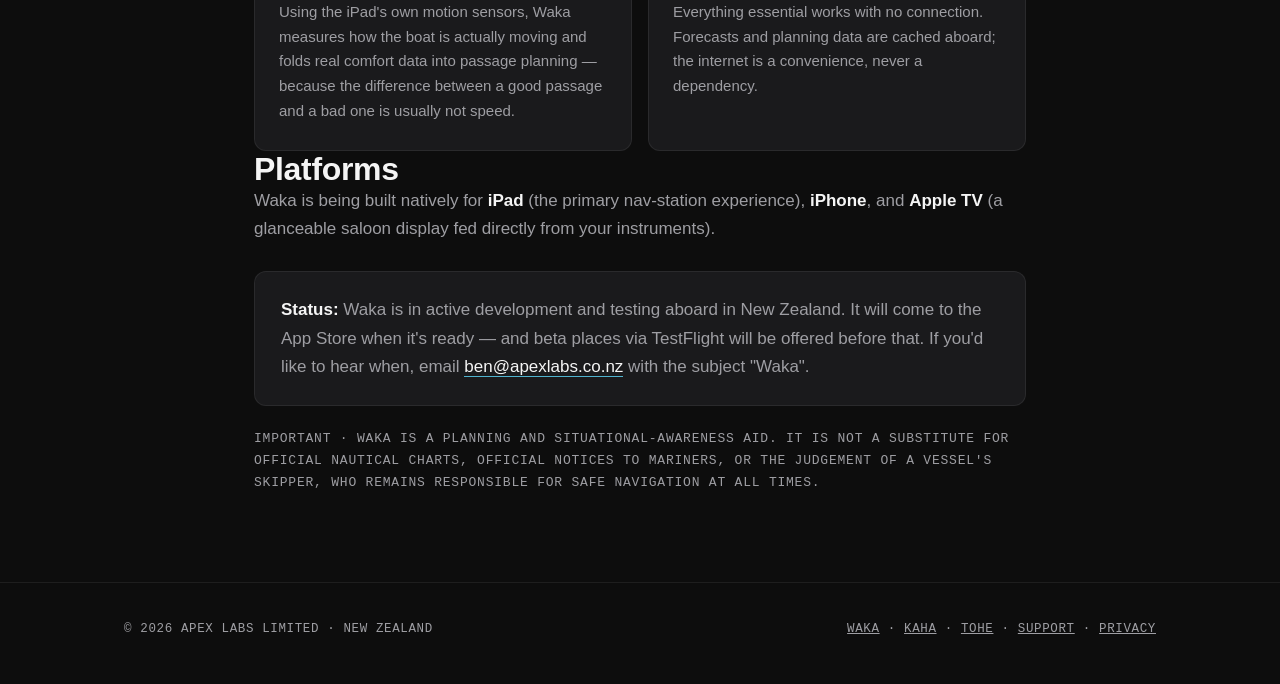
<file: waka.html>
<!DOCTYPE html>
<html lang="en-NZ">
<head>
<meta charset="UTF-8">
<meta name="viewport" content="width=device-width, initial-scale=1.0">
<title>Waka — passage planning for cruising sailors | Apex Labs</title>
<meta name="description" content="Waka (formerly SailNav) is a passage-planning and navigation app for cruising sailors on iPad, iPhone, and Apple TV, built by Apex Labs in New Zealand.">
<meta name="color-scheme" content="dark">
<link rel="stylesheet" href="styles.css">
<style>:root{--accent:var(--waka)}</style>
</head>
<body>

<header class="site">
  <div class="nav">
    <a class="wordmark" href="index.html" aria-label="Apex Labs home"><span class="apex">APEX</span><span class="labs">LABS</span></a>
    <nav class="links" aria-label="Main">
      <a href="waka.html" aria-current="page">Waka</a>
      <a href="kaha.html">Kaha</a>
      <a href="tohe.html">Tohe</a>
      <a href="index.html#about">About</a>
      <a href="support.html">Support</a>
    </nav>
  </div>
</header>

<main class="app-page">
  <div class="wrap-narrow">

    <span class="app-tag">Waka · vessel, canoe · in development</span>
    <h1>The passage you'd actually sail.</h1>
    <p class="lede">Waka is a navigation and passage-planning app for cruising sailors, built for Apple platforms by people who cruise. It was born at a nav station in the Marlborough Sounds, and every design decision in it has been tested where it matters — underway.</p>
    <p class="meta">FORMERLY KNOWN AS SAILNAV · SAME APP, TRUER NAME</p>

    <h2 style="margin-top:52px">A different planning philosophy</h2>
    <p class="first">Most weather-routing software optimises aggressively: it will happily send a short-handed cruising boat far off the direct line to chase a forecast advantage that may not survive the next model run. Waka is built on the opposite conviction. It plans conservatively, prefers robust routes over fragile optima, and when the honest answer is "there is no good departure window this week" — it says so, rather than dressing up a marginal one.</p>
    <p>The same honesty runs through the whole app. Forecast data is sampled at the resolution the weather model actually provides, not interpolated into false confidence. Comfort predictions are given as meaningful bands, not decimal points. If the data can't support a claim, Waka doesn't make it.</p>

    <h2>What it does</h2>
    <div class="grid2">
      <div class="feature">
        <p class="f-label">Passage planning</p>
        <h3>Plans built on your real boat</h3>
        <p>You describe how your boat actually sails — a handful of honest speed points, your motoring speed, when you'd motor-sail — and Waka plans with a three-regime model (sailing, motor-sailing, motoring) that reflects how cruisers really make passages. A timeline scrubber walks the passage hour by hour with the forecast evolving around you.</p>
      </div>
      <div class="feature">
        <p class="f-label">Departure planning</p>
        <h3>Windows ranked like a cruiser</h3>
        <p>Compare departure times across the days ahead, ranked by what matters to a cruising crew: staying inside your wind and sea-state limits first, comfort and passage time after that.</p>
      </div>
      <div class="feature">
        <p class="f-label">Tides &amp; streams</p>
        <h3>Tidal gates, done properly</h3>
        <p>For waters where timing is everything — Cook Strait, Tory Channel, French Pass — Waka couples authoritative tidal stream data directly into the passage timeline, so the plan respects the gate, not the other way round.</p>
      </div>
      <div class="feature">
        <p class="f-label">Live instruments &amp; AIS</p>
        <h3>Your boat's data, everywhere</h3>
        <p>NMEA 0183 and Signal K integration brings wind, speed, depth, heading, and AIS targets to the iPad at the nav station, the iPhone in the cockpit, and the Apple TV in the saloon — merged into a single honest picture, with closest-point-of-approach calculations for anything that matters.</p>
      </div>
      <div class="feature">
        <p class="f-label">Sea state &amp; comfort</p>
        <h3>Measured, not assumed</h3>
        <p>Using the iPad's own motion sensors, Waka measures how the boat is actually moving and folds real comfort data into passage planning — because the difference between a good passage and a bad one is usually not speed.</p>
      </div>
      <div class="feature">
        <p class="f-label">Offline-first</p>
        <h3>Built for where there's no signal</h3>
        <p>Everything essential works with no connection. Forecasts and planning data are cached aboard; the internet is a convenience, never a dependency.</p>
      </div>
    </div>

    <h2>Platforms</h2>
    <p class="first">Waka is being built natively for <b style="color:var(--ink)">iPad</b> (the primary nav-station experience), <b style="color:var(--ink)">iPhone</b>, and <b style="color:var(--ink)">Apple TV</b> (a glanceable saloon display fed directly from your instruments).</p>

    <div class="panel">
      <p class="first"><b class="strong">Status:</b> Waka is in active development and testing aboard in New Zealand. It will come to the App Store when it's ready — and beta places via TestFlight will be offered before that. If you'd like to hear when, email <a href="mailto:ben@apexlabs.co.nz">ben@apexlabs.co.nz</a> with the subject "Waka".</p>
    </div>

    <p class="meta">IMPORTANT · WAKA IS A PLANNING AND SITUATIONAL-AWARENESS AID. IT IS NOT A SUBSTITUTE FOR OFFICIAL NAUTICAL CHARTS, OFFICIAL NOTICES TO MARINERS, OR THE JUDGEMENT OF A VESSEL'S SKIPPER, WHO REMAINS RESPONSIBLE FOR SAFE NAVIGATION AT ALL TIMES.</p>

  </div>
</main>

<footer class="site">
  <div class="foot">
    <span>© 2026 APEX LABS LIMITED · NEW ZEALAND</span>
    <span><a href="waka.html">WAKA</a> · <a href="kaha.html">KAHA</a> · <a href="tohe.html">TOHE</a> · <a href="support.html">SUPPORT</a> · <a href="privacy.html">PRIVACY</a></span>
  </div>
</footer>

</body>
</html>
</file>
<file: styles.css>
/* ============================================================
   Apex Labs — family design system (derived from tohe-ux-spec §2)
   Dark-first. Red is meaning (Tohe). Per-app accents.
   ============================================================ */
:root{
  --bg:#0D0D0D;            /* surface.base */
  --card:#1A1A1C;          /* surface.raised */
  --overlay:#242426;       /* surface.overlay */
  --ink:#F5F5F5;           /* text.primary */
  --muted:#9E9EA3;         /* text.secondary */
  --hairline:rgba(255,255,255,.07);
  --hairline-soft:rgba(255,255,255,.045);

  /* per-app accents. Tohe is fixed by spec; Waka & Kaha are
     placeholders until each app picks its own. */
  --tohe:#E23A2E;
  --waka:#4FB3CE;
  --kaha:#E3A93C;
  --accent:var(--ink);     /* page-level accent; overridden per app page */

  --sans:-apple-system,BlinkMacSystemFont,"SF Pro Text","SF Pro Display","Segoe UI",Roboto,"Helvetica Neue",Arial,sans-serif;
  --mono:ui-monospace,"SF Mono",SFMono-Regular,Menlo,Consolas,"Liberation Mono",monospace;
  --max:1080px;
  --max-narrow:820px;
}
*{margin:0;padding:0;box-sizing:border-box}
html{scroll-behavior:smooth}
@media (prefers-reduced-motion:reduce){html{scroll-behavior:auto}}
body{
  font-family:var(--sans);
  background:var(--bg);
  color:var(--ink);
  line-height:1.65;
  font-size:17px;
  -webkit-font-smoothing:antialiased;
}
.mono{font-family:var(--mono)}
.wrap{max-width:var(--max);margin:0 auto;padding:0 24px}
.wrap-narrow{max-width:var(--max-narrow);margin:0 auto;padding:0 24px}

a:focus-visible{outline:2px solid var(--ink);outline-offset:3px;border-radius:2px}

/* ---------- header ---------- */
header.site{
  border-bottom:1px solid var(--hairline);
  background:rgba(13,13,13,.92);
  backdrop-filter:blur(10px);
  -webkit-backdrop-filter:blur(10px);
  position:sticky;top:0;z-index:10;
}
.nav{display:flex;align-items:center;justify-content:space-between;height:64px;max-width:var(--max);margin:0 auto;padding:0 24px}
.wordmark{display:flex;align-items:baseline;gap:10px;text-decoration:none;color:var(--ink)}
.wordmark .apex{font-weight:800;font-size:19px;letter-spacing:.14em}
.wordmark .labs{font-family:var(--mono);font-size:12px;letter-spacing:.3em;color:var(--muted)}
nav.links{display:flex;gap:22px;flex-wrap:wrap}
nav.links a{text-decoration:none;color:var(--muted);font-size:14px;font-weight:500;letter-spacing:.04em}
nav.links a:hover,nav.links a:focus-visible{color:var(--ink)}
nav.links a[aria-current="page"]{color:var(--ink)}

/* ---------- niho taniwha seam rule (signature) ----------
   The spec's pattern band: a single dogtooth row, hairline, low
   opacity, used only at seams between major sections. */
.tohu-rule{
  height:7px;
  background-image:url("data:image/svg+xml,%3Csvg xmlns='http://www.w3.org/2000/svg' width='14' height='7'%3E%3Cpath d='M0 6.5 L7 0.5 L14 6.5' fill='none' stroke='%239E9EA3' stroke-width='1'/%3E%3C/svg%3E");
  background-repeat:repeat-x;
  background-position:center;
  opacity:.28;
  margin:0 auto;
  max-width:var(--max);
}

/* ---------- type scale ---------- */
.eyebrow{
  font-family:var(--mono);font-size:12px;letter-spacing:.24em;
  text-transform:uppercase;color:var(--muted);margin-bottom:14px;
}
.eyebrow b{color:var(--accent);font-weight:500}
h1{font-weight:800;font-size:clamp(32px,5vw,54px);line-height:1.08;letter-spacing:-.015em}
h2{font-weight:700;font-size:clamp(24px,3.2vw,32px);letter-spacing:-.01em;line-height:1.15}
h3{font-weight:700;font-size:18.5px;margin:30px 0 8px}
.lede{margin-top:20px;font-size:19px;color:var(--muted);max-width:56ch}
p{margin-top:12px;color:var(--muted)}
p.first{margin-top:0}
ul{margin:12px 0 0 22px;color:var(--muted)}
li{margin-top:8px}
main a{color:var(--ink);text-decoration:none;border-bottom:1.5px solid var(--accent)}
main a:hover{color:var(--accent)}
.meta{font-family:var(--mono);font-size:13px;letter-spacing:.06em;color:var(--muted);margin-top:22px;line-height:1.7}

section{padding:84px 0}

/* ---------- hero ---------- */
.hero{padding:100px 0 88px}
.hero .lede{font-size:19.5px}

/* ---------- app cards (index) ---------- */
.apps{margin-top:56px;display:grid;grid-template-columns:repeat(3,1fr);gap:20px}
.app-card{
  display:flex;flex-direction:column;
  background:var(--card);border:1px solid var(--hairline);
  border-radius:12px;padding:28px 26px;
  text-decoration:none;color:var(--ink);
  transition:border-color .15s ease;
}
.app-card:hover,.app-card:focus-visible{border-color:var(--app,var(--muted))}
.app-card .gloss{
  font-family:var(--mono);font-size:12px;letter-spacing:.18em;
  text-transform:uppercase;color:var(--muted);
}
.app-card .gloss b{color:var(--app,var(--ink));font-weight:500}
.app-card h3{font-size:26px;font-weight:800;margin:10px 0 4px;letter-spacing:-.01em}
.app-card .thesis{font-size:15.5px;color:var(--muted);flex:1}
.app-card .status{
  margin-top:22px;display:flex;align-items:center;gap:10px;
  font-family:var(--mono);font-size:12px;letter-spacing:.08em;color:var(--muted);
  text-transform:uppercase;
}
.app-card .status .dot{width:8px;height:8px;border-radius:50%;background:var(--app,var(--muted));flex:none}

/* ---------- generic card / panel ---------- */
.panel{
  background:var(--card);border:1px solid var(--hairline);
  border-radius:12px;padding:24px 26px;margin-top:28px;
}
.panel p{color:var(--muted)}
.panel .strong{color:var(--ink)}

/* ---------- feature grid (app pages) ---------- */
.grid2{margin-top:40px;display:grid;grid-template-columns:repeat(2,1fr);gap:16px}
.feature{
  background:var(--card);border:1px solid var(--hairline);
  border-radius:12px;padding:26px 24px;
}
.feature .f-label{
  font-family:var(--mono);font-size:11.5px;letter-spacing:.16em;
  color:var(--accent);text-transform:uppercase;
}
.feature h3{font-size:18.5px;margin:8px 0 6px}
.feature p{font-size:15px;margin-top:0}

/* ---------- registry / definition lists ---------- */
.registry{
  background:var(--card);border:1px solid var(--hairline);border-radius:12px;
  padding:26px;font-size:14.5px;align-self:start;
}
.registry dt{
  font-family:var(--mono);font-size:11px;letter-spacing:.2em;
  text-transform:uppercase;color:var(--muted);margin-top:16px;
}
.registry dt:first-child{margin-top:0}
.registry dd{margin-top:3px;font-weight:500;color:var(--ink)}

/* ---------- about / contact ---------- */
.cols{margin-top:34px;display:grid;grid-template-columns:1.4fr 1fr;gap:56px}
.contact-grid{margin-top:36px;display:grid;grid-template-columns:repeat(2,1fr);gap:16px}
.contact-cell{background:var(--card);border:1px solid var(--hairline);border-radius:12px;padding:28px 26px}
.contact-cell .c-label{
  font-family:var(--mono);font-size:12px;letter-spacing:.2em;
  text-transform:uppercase;color:var(--muted);
}
.contact-cell a{
  display:inline-block;margin-top:10px;font-size:18px;font-weight:700;
  color:var(--ink);text-decoration:none;border-bottom:2px solid var(--accent);
}
.contact-cell a:hover,.contact-cell a:focus-visible{color:var(--accent)}
.contact-cell p{margin-top:10px;font-size:14.5px}

/* ---------- footer ---------- */
footer.site{border-top:1px solid var(--hairline);padding:36px 0 44px}
.foot{
  display:flex;justify-content:space-between;gap:20px;flex-wrap:wrap;
  font-family:var(--mono);font-size:12.5px;letter-spacing:.05em;color:var(--muted);
  max-width:var(--max);margin:0 auto;padding:0 24px;
}
.foot a{color:inherit}
.foot a:hover{color:var(--ink)}

/* ---------- app page hero ---------- */
main.app-page{padding:72px 0 88px}
.app-tag{
  display:inline-block;font-family:var(--mono);font-size:12px;
  letter-spacing:.2em;text-transform:uppercase;color:var(--accent);
  border:1px solid var(--hairline);border-radius:99px;padding:5px 14px;
  margin-bottom:18px;
}

/* ---------- responsive ---------- */
@media (max-width:860px){
  .apps{grid-template-columns:1fr}
  .grid2{grid-template-columns:1fr}
  .cols{grid-template-columns:1fr;gap:32px}
  .contact-grid{grid-template-columns:1fr}
  .hero{padding:72px 0 64px}
  section{padding:60px 0}
  nav.links{gap:14px}
}
</file>
